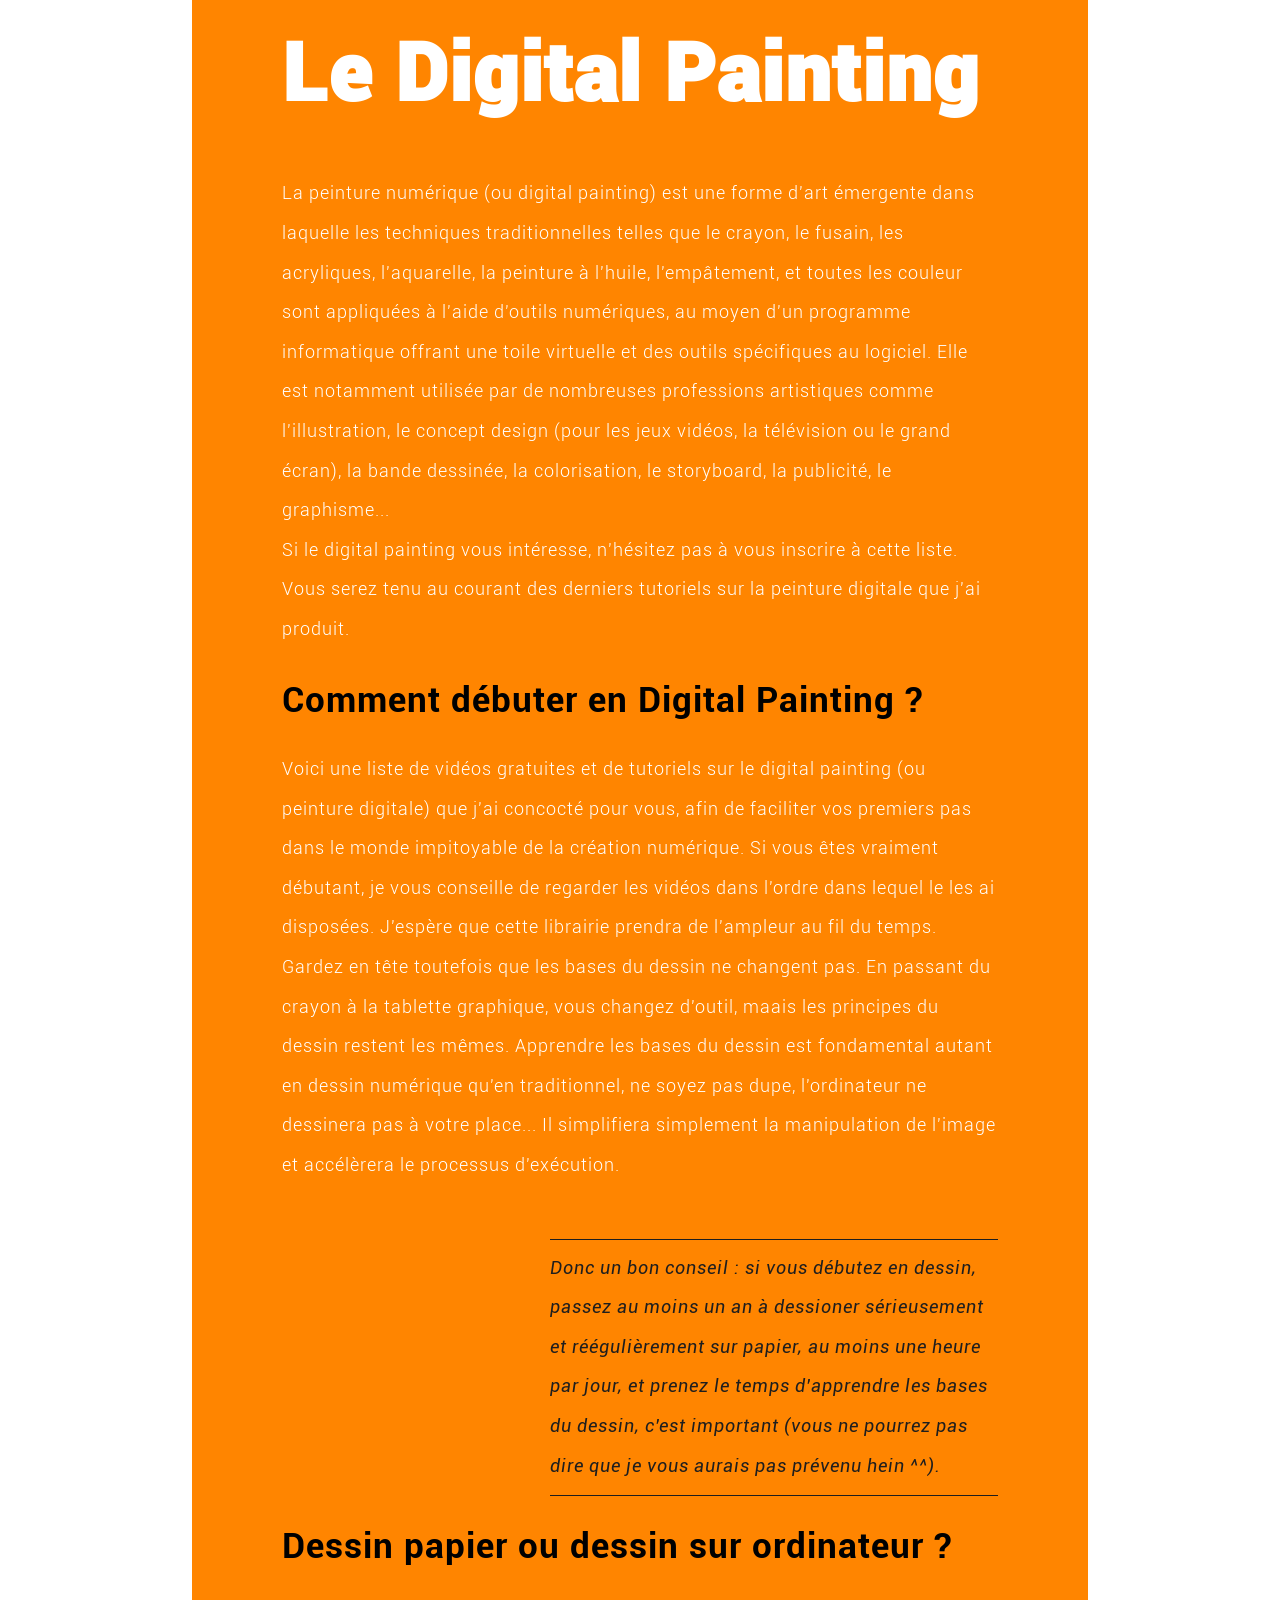
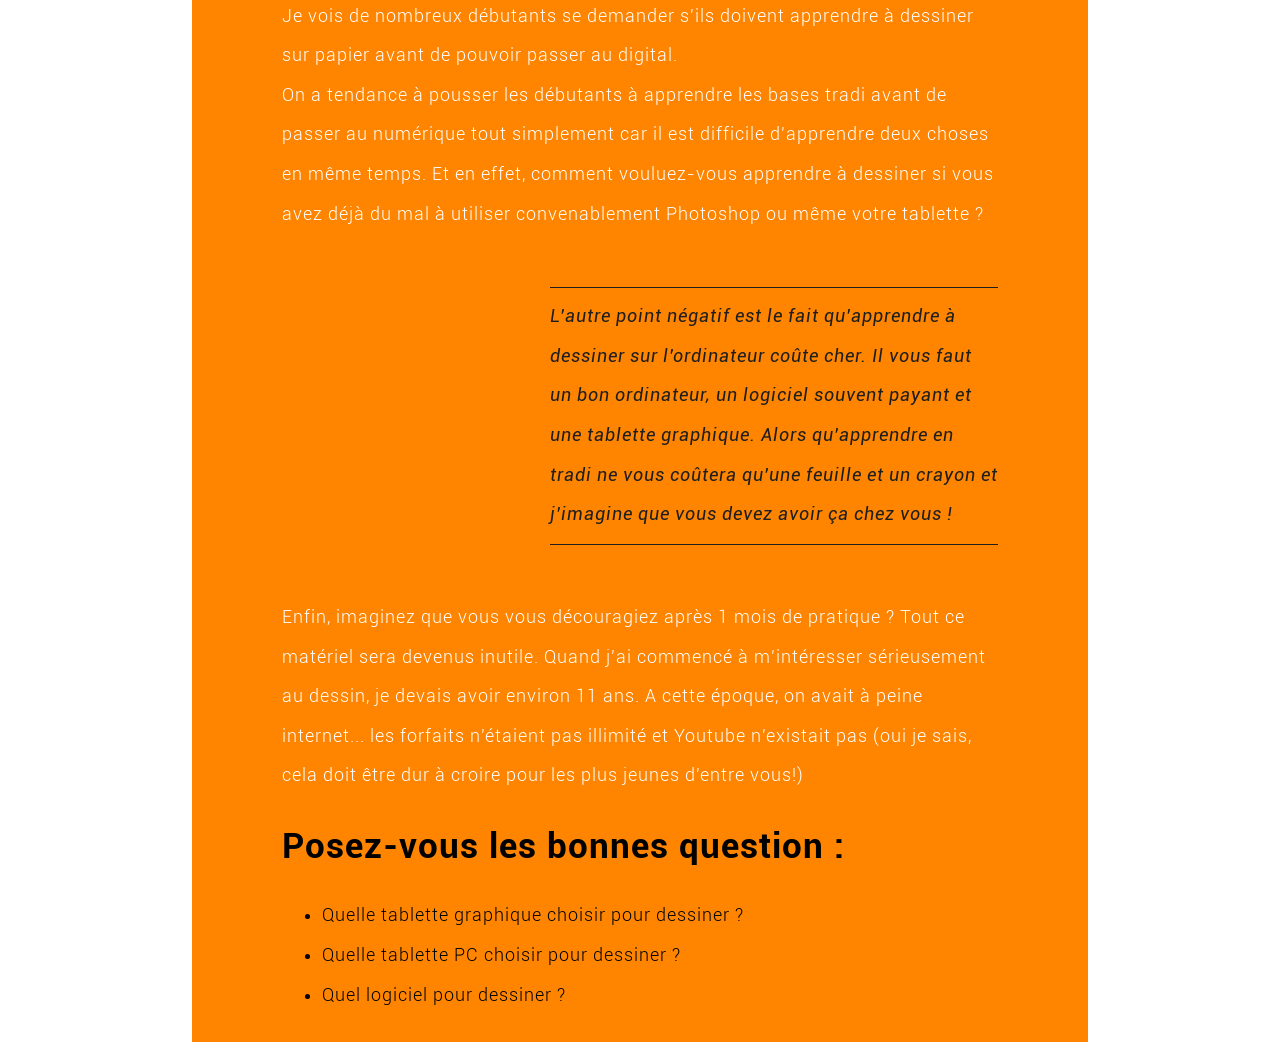
<file: DigitalPainting/index.html>
<!DOCTYPE html>
<html lang="fr">
    
    <head>
        <meta charset="utf-8" />
        <meta http-equiv="X-UA-Compatible" content="IE=edge">
        <meta name="viewport" content="width=device-width, initial-scale=1.0">
        <link rel="stylesheet" href="Style.css" />
        <title>Digital painting</title>
    </head>

    <body>

        <div id="body-main">
        
        <h1>Le Digital Painting</h1>

        <p>La peinture numérique (ou digital painting) est une forme d'art émergente dans laquelle les techniques traditionnelles
        telles que le crayon, le fusain, les acryliques, l'aquarelle, la peinture à l'huile, l'empâtement, et toutes les couleur
        sont appliquées à l'aide d'outils numériques, au moyen d'un programme informatique offrant une toile virtuelle et des
        outils spécifiques au logiciel. Elle est notamment utilisée par de nombreuses professions artistiques comme
        l'illustration, le concept design (pour les jeux vidéos, la télévision ou le grand écran), la bande dessinée, la
        colorisation, le storyboard, la publicité, le graphisme...<br />
        Si le digital painting vous intéresse, n'hésitez pas à vous inscrire à cette liste. Vous serez tenu au courant des
        derniers tutoriels sur la peinture digitale que j'ai produit.</p>

        <h2>Comment débuter en Digital Painting ?</h2>

        <p>Voici une liste de vidéos gratuites et de tutoriels sur le digital painting (ou peinture digitale) que j'ai concocté pour
        vous, afin de faciliter vos premiers pas dans le monde impitoyable de la création numérique. Si vous êtes vraiment
        débutant, je vous conseille de regarder les vidéos dans l'ordre dans lequel le les ai disposées. J'espère que cette
        librairie prendra de l'ampleur au fil du temps. Gardez en tête toutefois que les bases du dessin ne changent pas. En
        passant du crayon à la tablette graphique, vous changez d'outil, maais les principes du dessin restent les mêmes.
        Apprendre les bases du dessin est fondamental autant en dessin numérique qu'en traditionnel, ne soyez pas dupe,
        l'ordinateur ne dessinera pas à votre place... Il simplifiera simplement la manipulation de l'image et accélèrera le
        processus d'exécution.</p><br />

        <p class="italic">Donc un bon conseil : si vous débutez en dessin, passez au moins un an à dessioner
        sérieusement et réégulièrement sur papier, au moins une heure par jour, et prenez le
        temps d'apprendre les bases du dessin, c'est important (vous ne pourrez pas dire que je
        vous aurais pas prévenu hein ^^).</p>
        
        <h2>Dessin papier ou dessin sur ordinateur ?</h2>

        <p>Je vois de nombreux débutants se demander s'ils doivent apprendre à dessiner sur papier avant de pouvoir passer
        au digital.<br />
        On a tendance à pousser les débutants à apprendre les bases tradi avant de passer au numérique tout
        simplement car il est difficile d'apprendre deux choses en même temps. Et en effet, comment vouluez-vous apprendre
        à dessiner si vous avez déjà du mal à utiliser convenablement Photoshop ou même votre tablette ?</p><br />

        <p class="italic">L'autre point négatif est le fait qu'apprendre à dessiner sur l'ordinateur coûte cher. Il vous
        faut un bon ordinateur, un logiciel souvent payant et une tablette graphique. Alors
        qu'apprendre en tradi ne vous coûtera qu'une feuille et un crayon et j'imagine que vous
        devez avoir ça chez vous !</p><br />

        <p>Enfin, imaginez que vous vous découragiez après 1 mois de pratique ? Tout ce matériel sera devenus inutile.
        Quand j'ai commencé à m'intéresser sérieusement au dessin, je devais avoir environ 11 ans. A cette époque, on
        avait à peine internet... les forfaits n'étaient pas illimité et Youtube n'existait pas (oui je sais, cela doit être dur à croire
        pour les plus jeunes d'entre vous!)</p>

        <h2>Posez-vous les bonnes question :</h2>

        <ul>
            <li>Quelle tablette graphique choisir pour dessiner ?</li>
            <li>Quelle tablette PC choisir pour dessiner ?</li>
            <li>Quel logiciel pour dessiner ?</li>
        </ul>

        </div>

    </body>

</html>
</file>
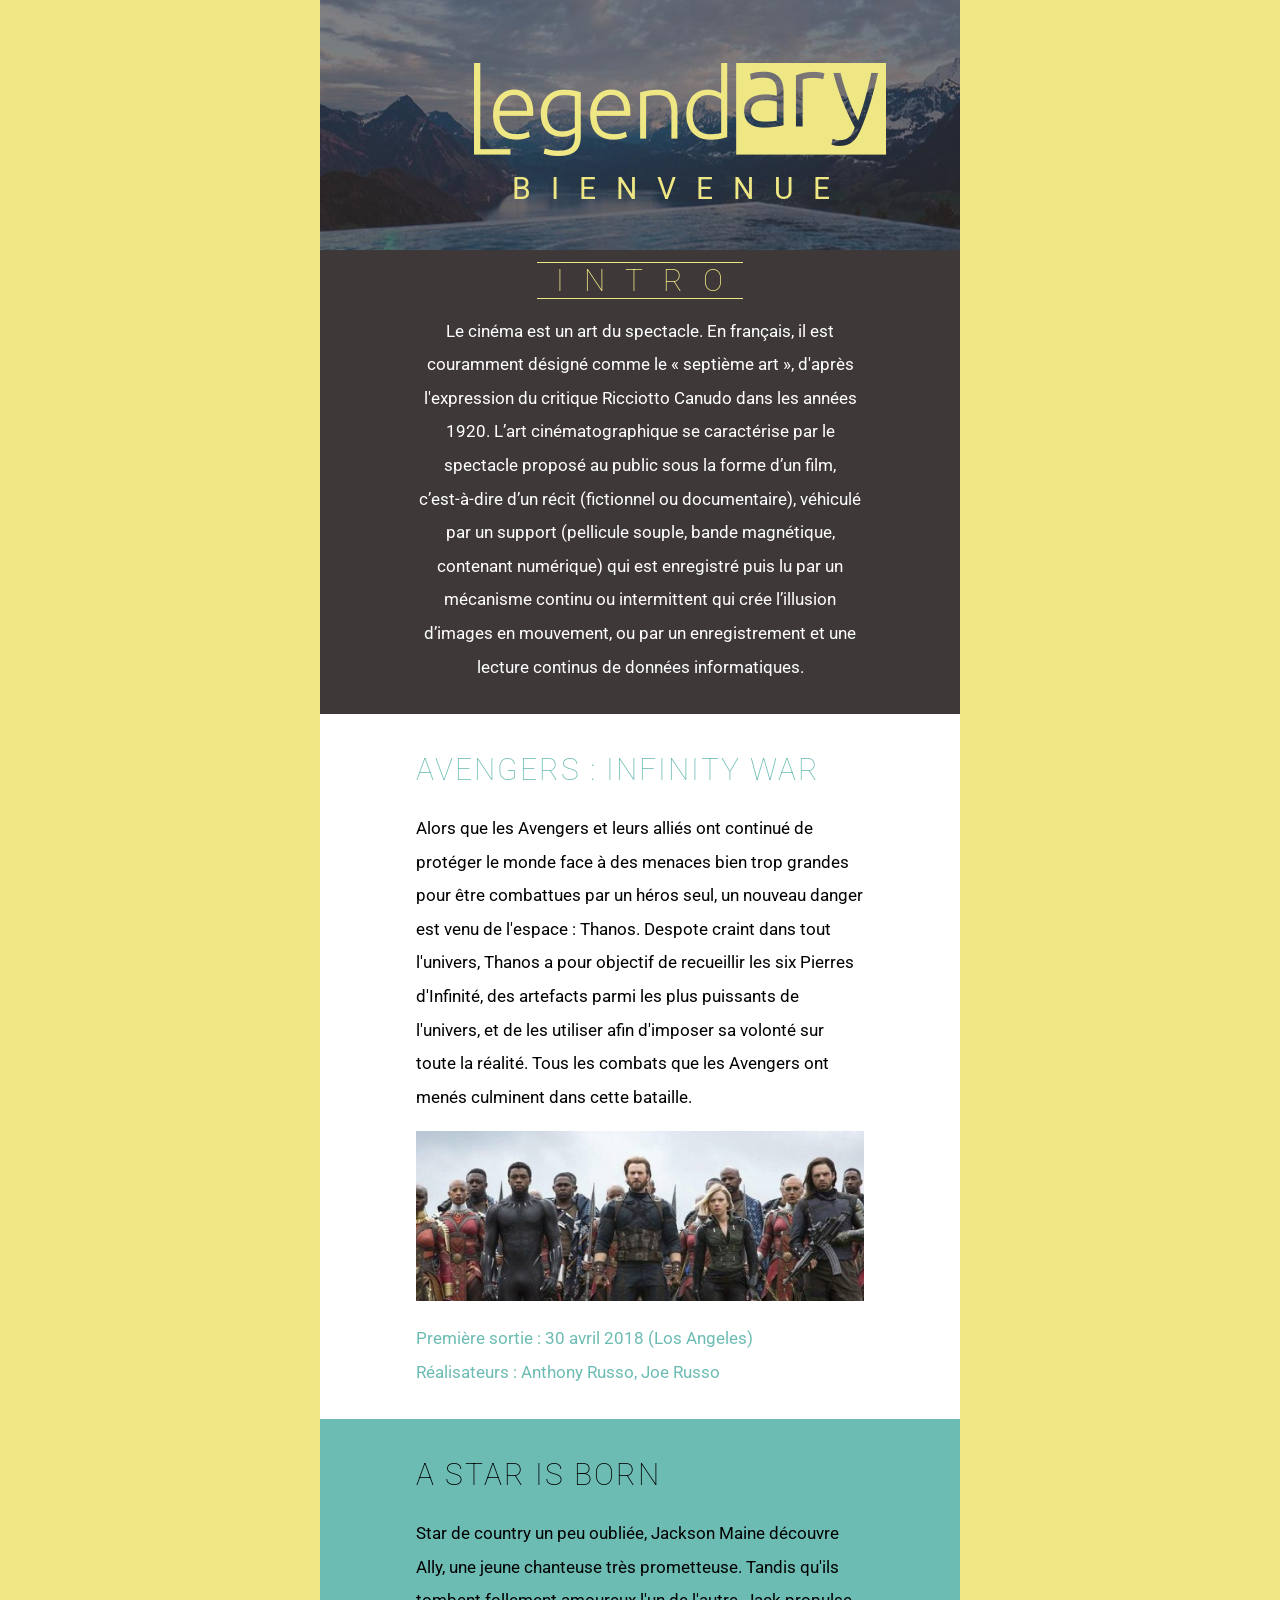
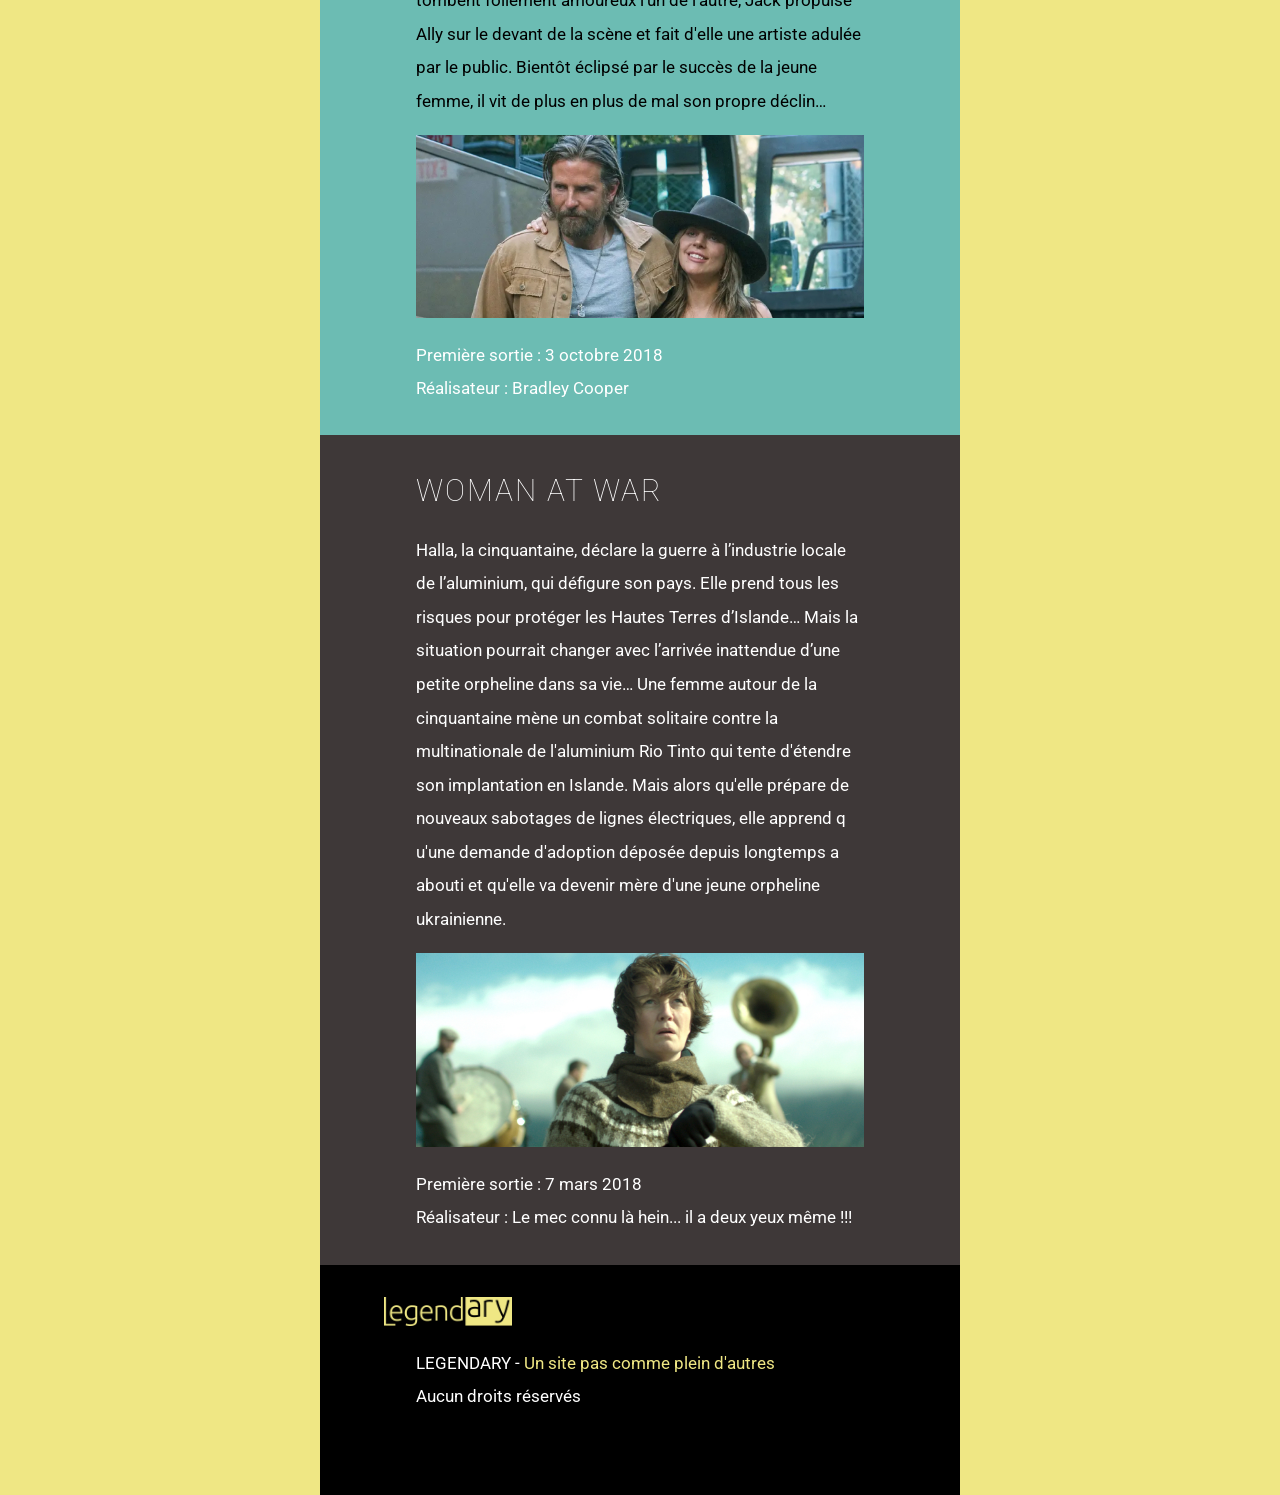
<file: Legendary/index.html>
<!DOCTYPE html>

<head>
    
    <meta charset="utf-8" />
    <meta http-equiv="X-UA-Compatible" content="IE=edge">
    <meta name="viewport" content="width=device-width, initial-scale=1.0">
    <link rel="stylesheet" href="style.css">
    <link href="https://fonts.googleapis.com/css2?family=Roboto&display=swap" rel="stylesheet">

    <title>Legendary</title>

</head>

<body>

    <header>
        <div class="parent"><img id="header" src="img/header1.jpg" alt="rivière et montagne"></div>

        <div class="child1"><img src="img/logoheader1.png" alt="logo legendary"></div>

        <div class="child2">Bienvenue</div>

        <div class="child1 child2"></div>

        <div class="grey">

            <div id="centre">

                <h1>Intro</h1>
    
                <p>Le cinéma est un art du spectacle. En français, il est couramment désigné comme le « 
                septième art », d'après l'expression du critique Ricciotto Canudo dans les années 1920. 
                L’art cinématographique se caractérise par le spectacle proposé au public sous la forme 
                d’un film, c’est-à-dire d’un récit (fictionnel ou documentaire), véhiculé par un support 
                (pellicule souple, bande magnétique, contenant numérique) qui est enregistré puis lu par 
                un mécanisme continu ou intermittent qui crée l’illusion d’images en mouvement, ou par 
                un enregistrement et une lecture continus de données informatiques.
                </p>
            </div>
    </header>
        
    </div>

    <div class="white">
        
        <h2 class="bleu">Avengers : Infinity war</h2>

        <p class="noir">Alors que les Avengers et leurs alliés ont continué de protéger le monde face à des 
            menaces bien trop grandes pour être combattues par un héros seul, un nouveau danger 
            est venu de l'espace : Thanos. Despote craint dans tout l'univers, Thanos a pour objectif 
            de recueillir les six Pierres d'Infinité, des artefacts parmi les plus puissants de l'univers, 
            et de les utiliser afin d'imposer sa volonté sur toute la réalité. Tous les combats que les 
            Avengers ont menés culminent dans cette bataille.
        </p>

        <a href="img/avengers.jpg" target="_blank"> <img id="avenger" src="img/avengers1.jpg" alt="avengers" title="avengers"></a>

        <p class="bleu">Première sortie : 30 avril 2018 (Los Angeles)<br>
            Réalisateurs : Anthony Russo, Joe Russo
        </p>

    </div>

    <div class="blue">
        
        <h2 class="noir">A Star is born</h2>

        <p class="noir">Star de country un peu oubliée, Jackson Maine découvre Ally, une jeune chanteuse très 
            prometteuse. Tandis qu'ils tombent follement amoureux l'un de l'autre, Jack propulse 
            Ally sur le devant de la scène et fait d'elle une artiste adulée par le public. Bientôt 
            éclipsé par le succès de la jeune femme, il vit de plus en plus de mal son propre déclin…
        </p>

        <a href="img/star.jpg" target="_blank"> <img id="star" src="img/star1.jpg" alt="Bradley Cooper et Lady Gaga dans a Star is born"></a>

        <p>Première sortie : 3 octobre 2018<br>
            Réalisateur : Bradley Cooper
        </p>

    </div>

    <div class="grey">

        <h2>Woman at war</h2>

        <p>Halla, la cinquantaine, déclare la guerre à l’industrie locale de l’aluminium, qui défigure 
            son pays. Elle prend tous les risques pour protéger les Hautes Terres d’Islande… Mais la 
            situation pourrait changer avec l’arrivée inattendue d’une petite orpheline dans sa vie… 
            Une femme autour de la cinquantaine mène un combat solitaire contre la 
            multinationale de l'aluminium Rio Tinto qui tente d'étendre son implantation en Islande. 
            Mais alors qu'elle prépare de nouveaux sabotages de lignes électriques, elle apprend q
            u'une demande d'adoption déposée depuis longtemps a abouti et qu'elle va devenir 
            mère d'une jeune orpheline ukrainienne.
        </p>

        <a href="img/woman.jpg" target="_blank"> <img id="woman" src="img/woman1.jpg" alt="Extrait du film Woman at war"></a>

        <p>Première sortie : 7 mars 2018<br>
            Réalisateur : Le mec connu là hein... il a deux yeux même !!!
        </p>

    </div>

    <div class="dark">

        <img class="logo" src="img/logofooter1.png" alt="logo legendary">

        <p><span class="caps">Legendary</span> - <span>Un site pas comme plein d'autres</span><br>
        Aucun droits réservés</p>

    </div>
   
</body>
</file>
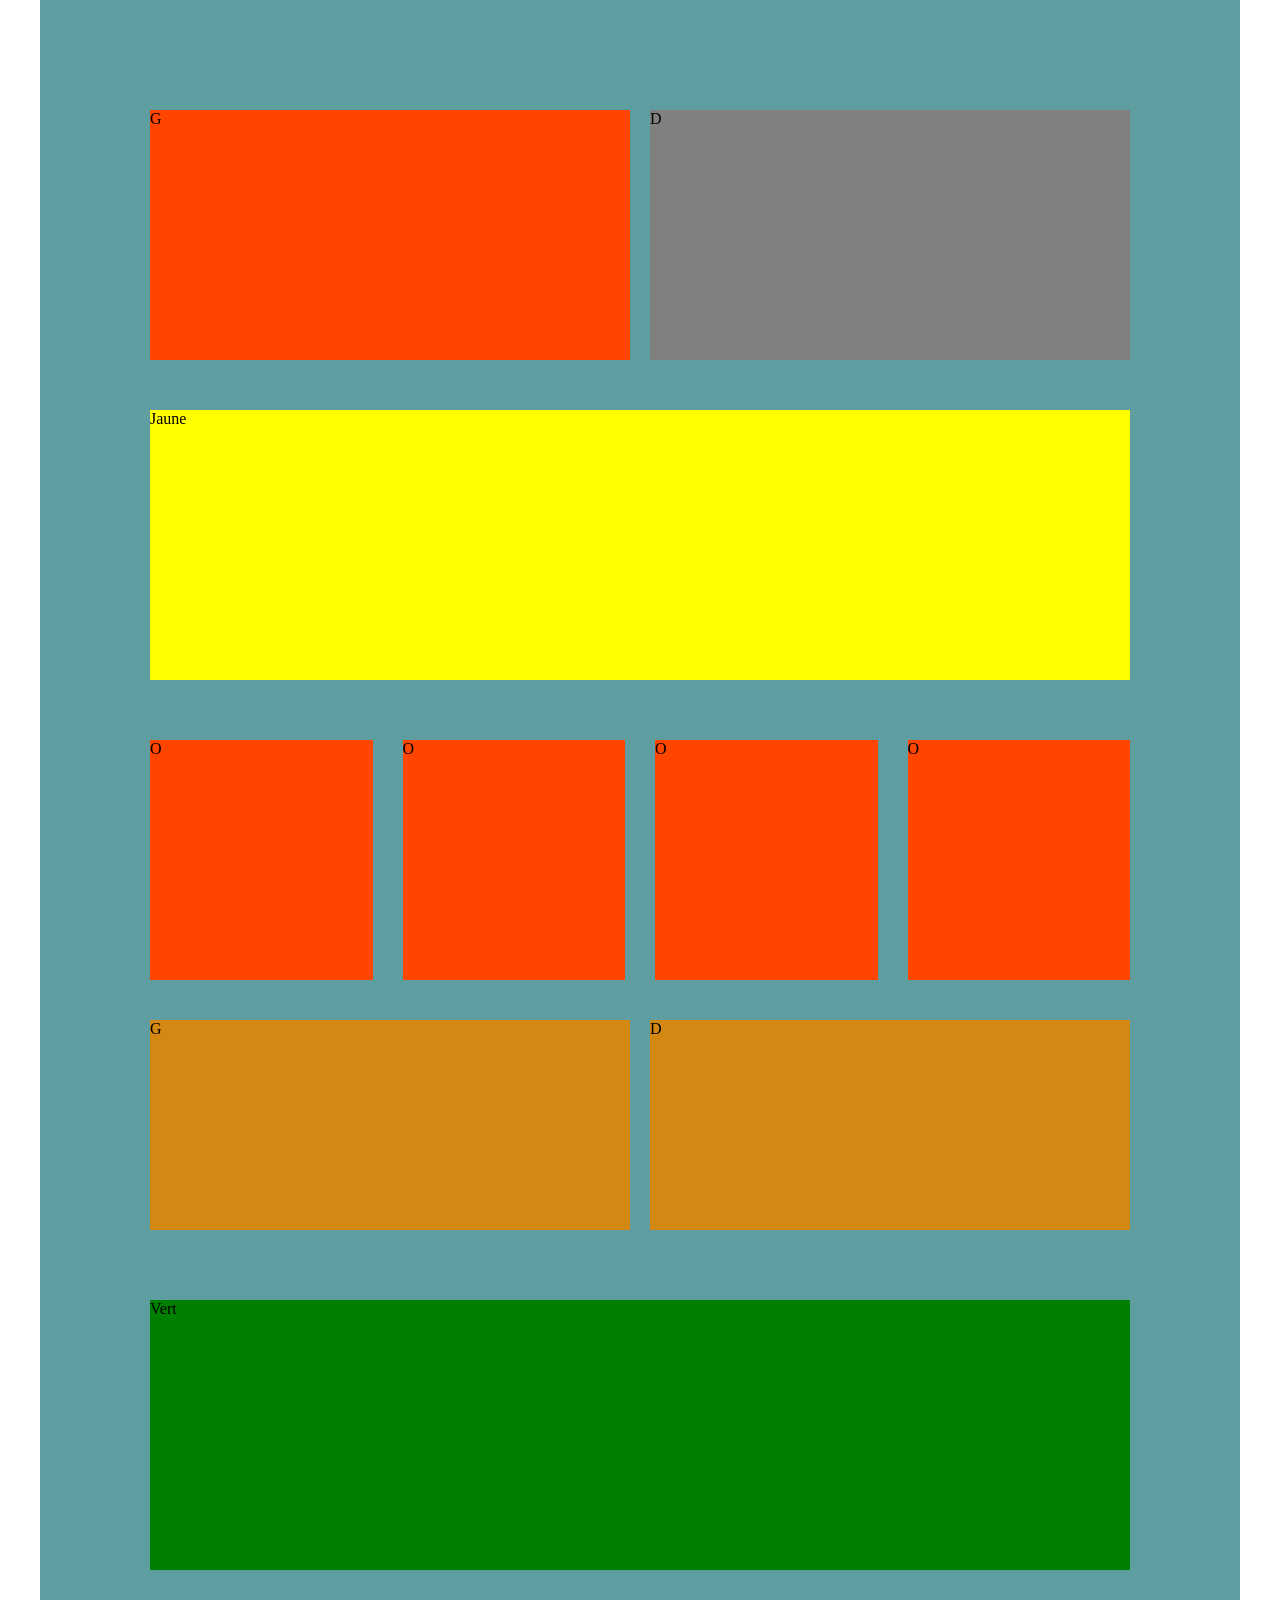
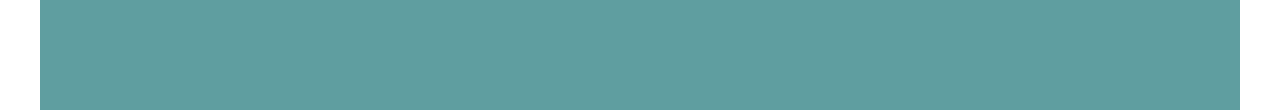
<file: LESS/index.html>
<!DOCTYPE html>
<html lang="fr">
<head>
    <meta charset="UTF-8">
    <meta http-equiv="X-UA-Compatible" content="IE=edge">
    <meta name="viewport" content="width=device-width, initial-scale=1.0">
    <link rel="stylesheet" href="style.css">
    <title>Exercice2</title>
</head>
<body>
    <main>
        <div class="container1">
            <div>G</div>
            <div>D</div>
        </div>
        <div class="jaune">Jaune</div>
        <div class="container2">
            <div>O</div>
            <div>O</div>
            <div>O</div>
            <div>O</div>
        </div>
        <div class="container3">
            <div>G</div>
            <div>D</div>
        </div>
        <div class="vert">Vert</div>
    </main>
</body>
</html>
</file>
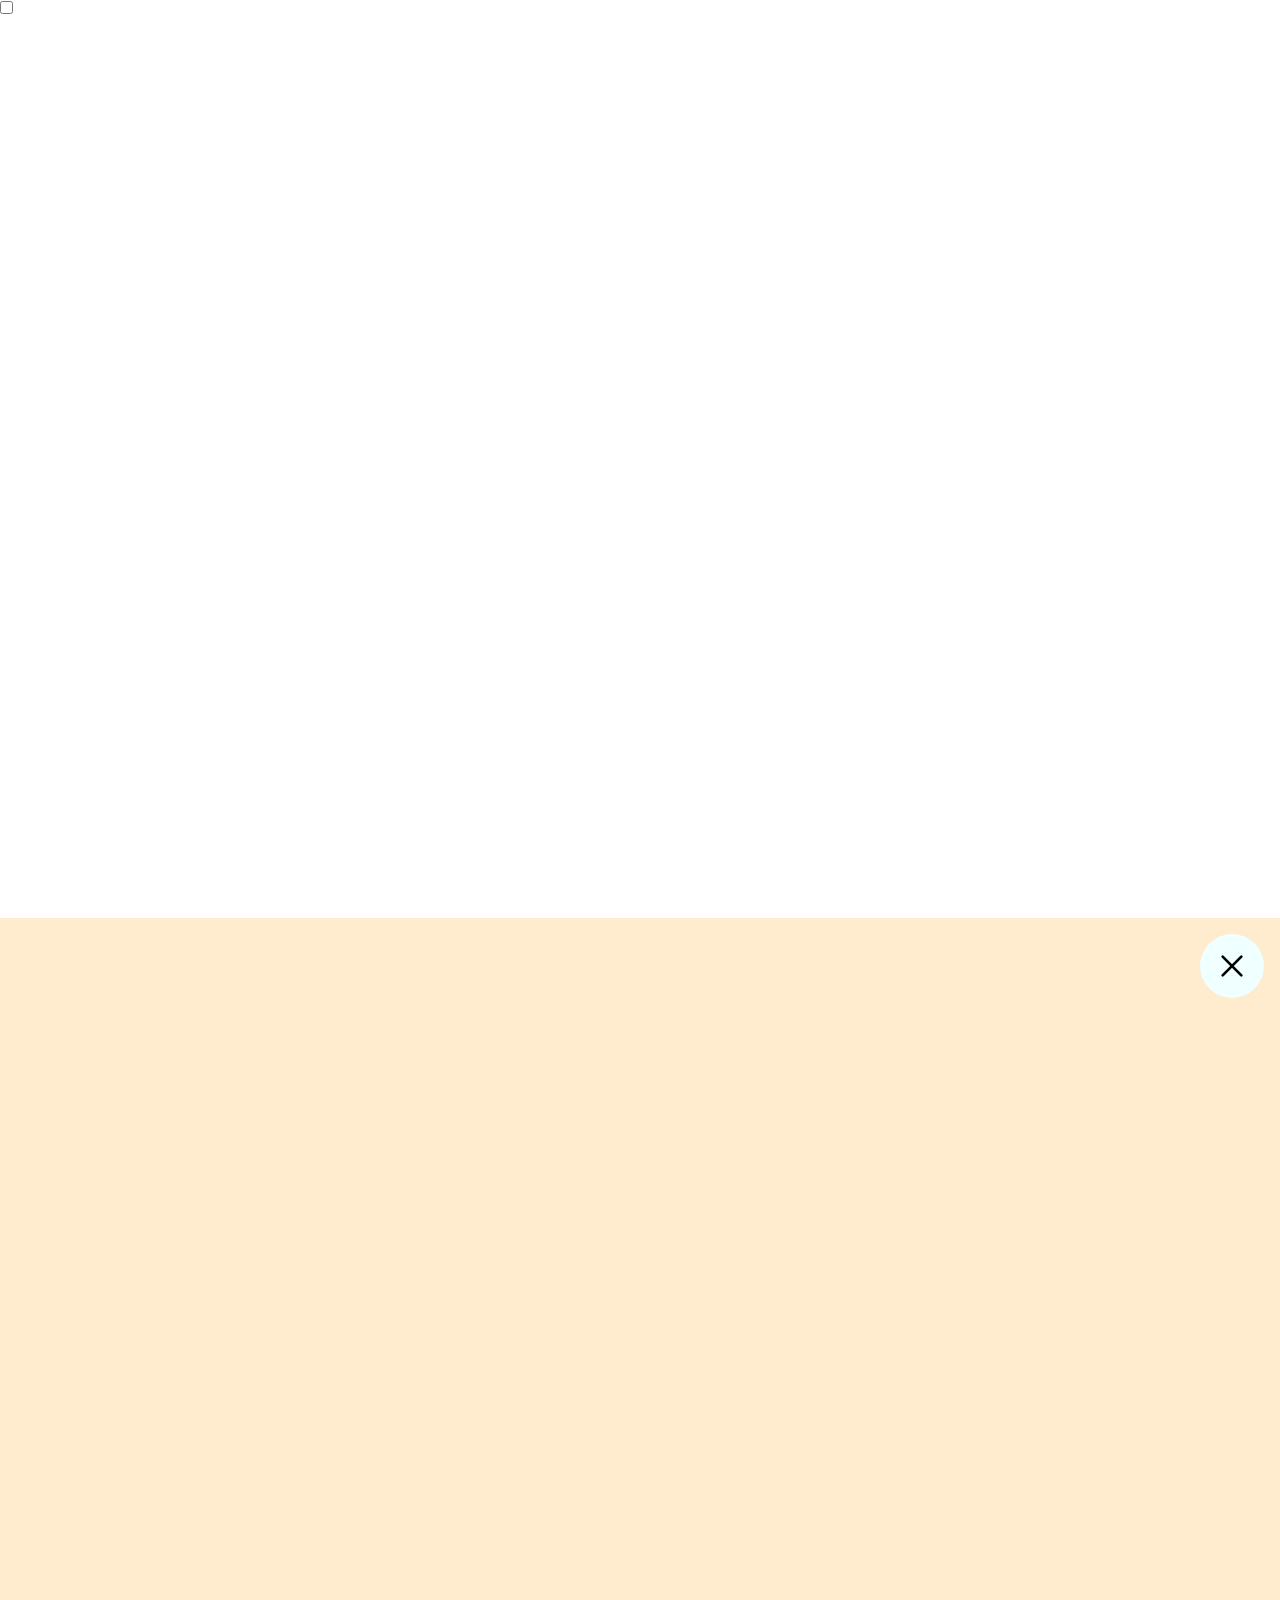
<file: menuBurger/index.html>
<!DOCTYPE html>
<html lang="en">

<head>
    <meta charset="UTF-8">
    <meta name="viewport" content="width=device-width, initial-scale=1.0">
    <link rel="stylesheet" href="style.css">
    <title>Menu Burger</title>
</head>

<body>
    <input type="checkbox" id="menu-toggle" class="menu-toggle">
    <div class="container">
        <div class="circle-container">
            <label for="menu-toggle" class="circle">
                <svg width="2rem" height="2rem" viewBox="0 0 24 24" fill="none" xmlns="http://www.w3.org/2000/svg">
                    <path d="M20 7L4 7" stroke="#1C274C" stroke-width="1.5" stroke-linecap="round" />
                    <path d="M20 12L4 12" stroke="#1C274C" stroke-width="1.5" stroke-linecap="round" />
                    <path d="M20 17L4 17" stroke="#1C274C" stroke-width="1.5" stroke-linecap="round" />
                </svg>
            </label>
        </div>
    </div>
    <div class="container">
        <div class="circle-container">
            <label for="menu-toggle" class="circle">
                <svg width="2rem" height="2rem" viewBox="0 0 24 24" fill="none" xmlns="http://www.w3.org/2000/svg">
                    <path d="M5 5L19 19M5 19L19 5" stroke="#000000" stroke-width="2" stroke-linecap="round"
                        stroke-linejoin="round" />
                </svg>
            </label>
        </div>
    </div>
</body>

</html>
</file>
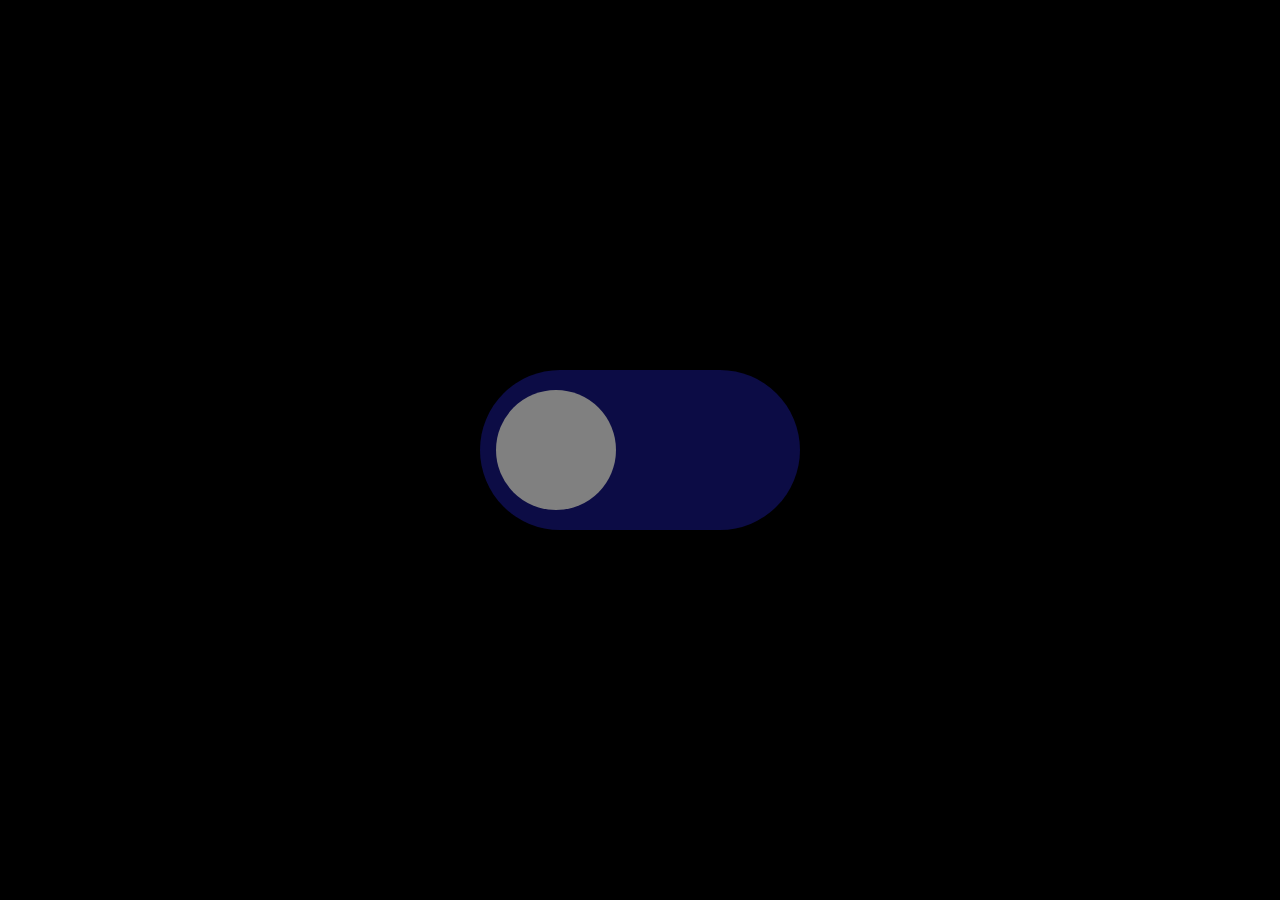
<file: toggleSwitch/index.html>
<!DOCTYPE html>
<html lang="en">

<head>

    <meta charset="UTF-8">
    <meta name="viewport" content="width=device-width, initial-scale=1.0">
    <link rel="stylesheet" href="style.css">
    <title>Toggle Switch</title>

</head>

<body>
    <main>
        <label for="toggle" class="switch">
            <input type="checkbox" name="toggle" id="toggle">
            <span></span>
        </label>
    </main>
</body>

</html>
</file>
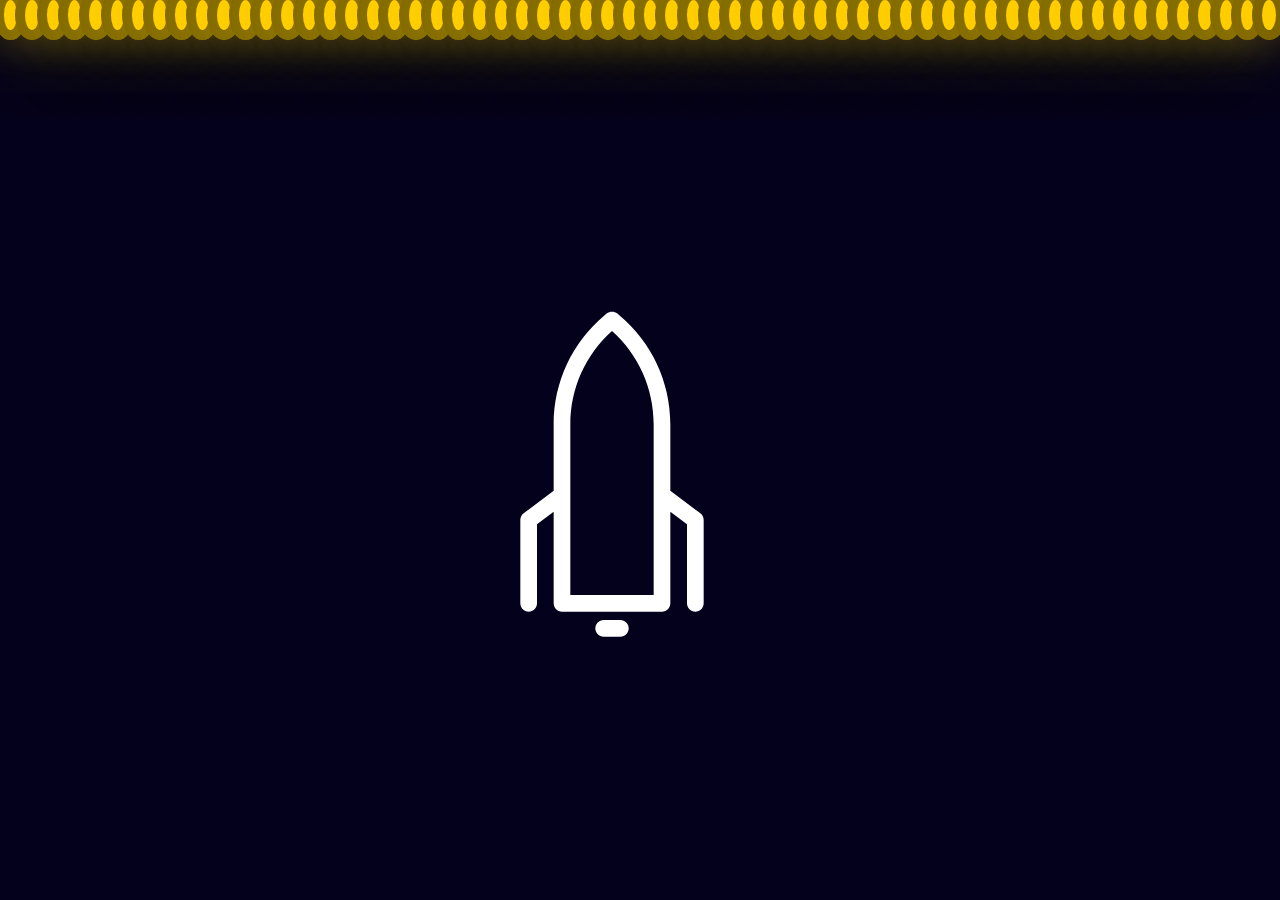
<file: animatedSVG/rocket/index.html>
<!DOCTYPE html>
<html lang="en">

<head>
        <meta charset="UTF-8">
        <meta name="viewport" content="width=device-width, initial-scale=1.0">
        <title>Animated SVG</title>
        <link rel="stylesheet" href="style.css">
</head>

<body>
        <main>
                <svg class="rocket" width="400px" height="400px" viewBox="0 0 24 24" xmlns="http://www.w3.org/2000/svg">
                        <path fill-rule="evenodd" clip-rule="evenodd"
                                d="M11 21.5C11 21.2239 11.2239 21 11.5 21H12.5C12.7762 21 13 21.2239 13 21.5C13 21.7761 12.7762 22 12.5 22H11.5C11.2239 22 11 21.7761 11 21.5Z" />
                        <path fill-rule="evenodd" clip-rule="evenodd"
                                d="M11.6799 2.61589C11.8654 2.46137 12.1347 2.46137 12.3201 2.61589L12.4416 2.71712C14.3795 4.33207 15.5 6.72437 15.5 9.247V13.25L17.3001 14.6C17.426 14.6945 17.5001 14.8427 17.5001 15V20C17.5001 20.2762 17.2762 20.5 17.0001 20.5C16.7239 20.5 16.5001 20.2762 16.5001 20V15.25L15.5 14.5V20C15.5 20.2761 15.2762 20.5 15 20.5H9.00003C8.72389 20.5 8.50003 20.2761 8.50003 20V14.5L7.5 15.25V20C7.5 20.2762 7.27614 20.5 7 20.5C6.72386 20.5 6.5 20.2762 6.5 20V15C6.5 14.8427 6.5741 14.6945 6.7 14.6L8.50003 13.25V9.247C8.50003 6.72437 9.62052 4.33207 11.5585 2.71712L11.6799 2.61589ZM9.50003 19.5H14.5V9.247C14.5 7.10879 13.5877 5.0767 12 3.65682C10.4124 5.0767 9.50003 7.10879 9.50003 9.247V19.5Z" />
                </svg>
                <div class="star">
                        <span style="--i:11;"></span>
                        <span style="--i:12;"></span>
                        <span style="--i:10;"></span>
                        <span style="--i:24;"></span>
                        <span style="--i:14;"></span>
                        <span style="--i:23;"></span>
                        <span style="--i:16;"></span>
                        <span style="--i:18;"></span>
                        <span style="--i:20;"></span>
                        <span style="--i:19;"></span>
                        <span style="--i:25;"></span>
                        <span style="--i:22;"></span>
                        <span style="--i:15;"></span>
                        <span style="--i:13;"></span>
                        <span style="--i:26;"></span>
                        <span style="--i:17;"></span>
                        <span style="--i:28;"></span>
                        <span style="--i:16;"></span>
                        <span style="--i:21;"></span>
                        <span style="--i:27;"></span>
                        <span style="--i:11;"></span>
                        <span style="--i:12;"></span>
                        <span style="--i:10;"></span>
                        <span style="--i:24;"></span>
                        <span style="--i:14;"></span>
                        <span style="--i:23;"></span>
                        <span style="--i:16;"></span>
                        <span style="--i:18;"></span>
                        <span style="--i:20;"></span>
                        <span style="--i:19;"></span>
                        <span style="--i:25;"></span>
                        <span style="--i:22;"></span>
                        <span style="--i:15;"></span>
                        <span style="--i:13;"></span>
                        <span style="--i:26;"></span>
                        <span style="--i:17;"></span>
                        <span style="--i:28;"></span>
                        <span style="--i:16;"></span>
                        <span style="--i:21;"></span>
                        <span style="--i:27;"></span>
                        <span style="--i:11;"></span>
                        <span style="--i:12;"></span>
                        <span style="--i:10;"></span>
                        <span style="--i:24;"></span>
                        <span style="--i:14;"></span>
                        <span style="--i:23;"></span>
                        <span style="--i:16;"></span>
                        <span style="--i:18;"></span>
                        <span style="--i:20;"></span>
                        <span style="--i:19;"></span>
                        <span style="--i:25;"></span>
                        <span style="--i:22;"></span>
                        <span style="--i:15;"></span>
                        <span style="--i:13;"></span>
                        <span style="--i:26;"></span>
                        <span style="--i:17;"></span>
                        <span style="--i:28;"></span>
                        <span style="--i:16;"></span>
                        <span style="--i:21;"></span>
                        <span style="--i:27;"></span>
                </div>
        </main>
</body>

</html>
</file>
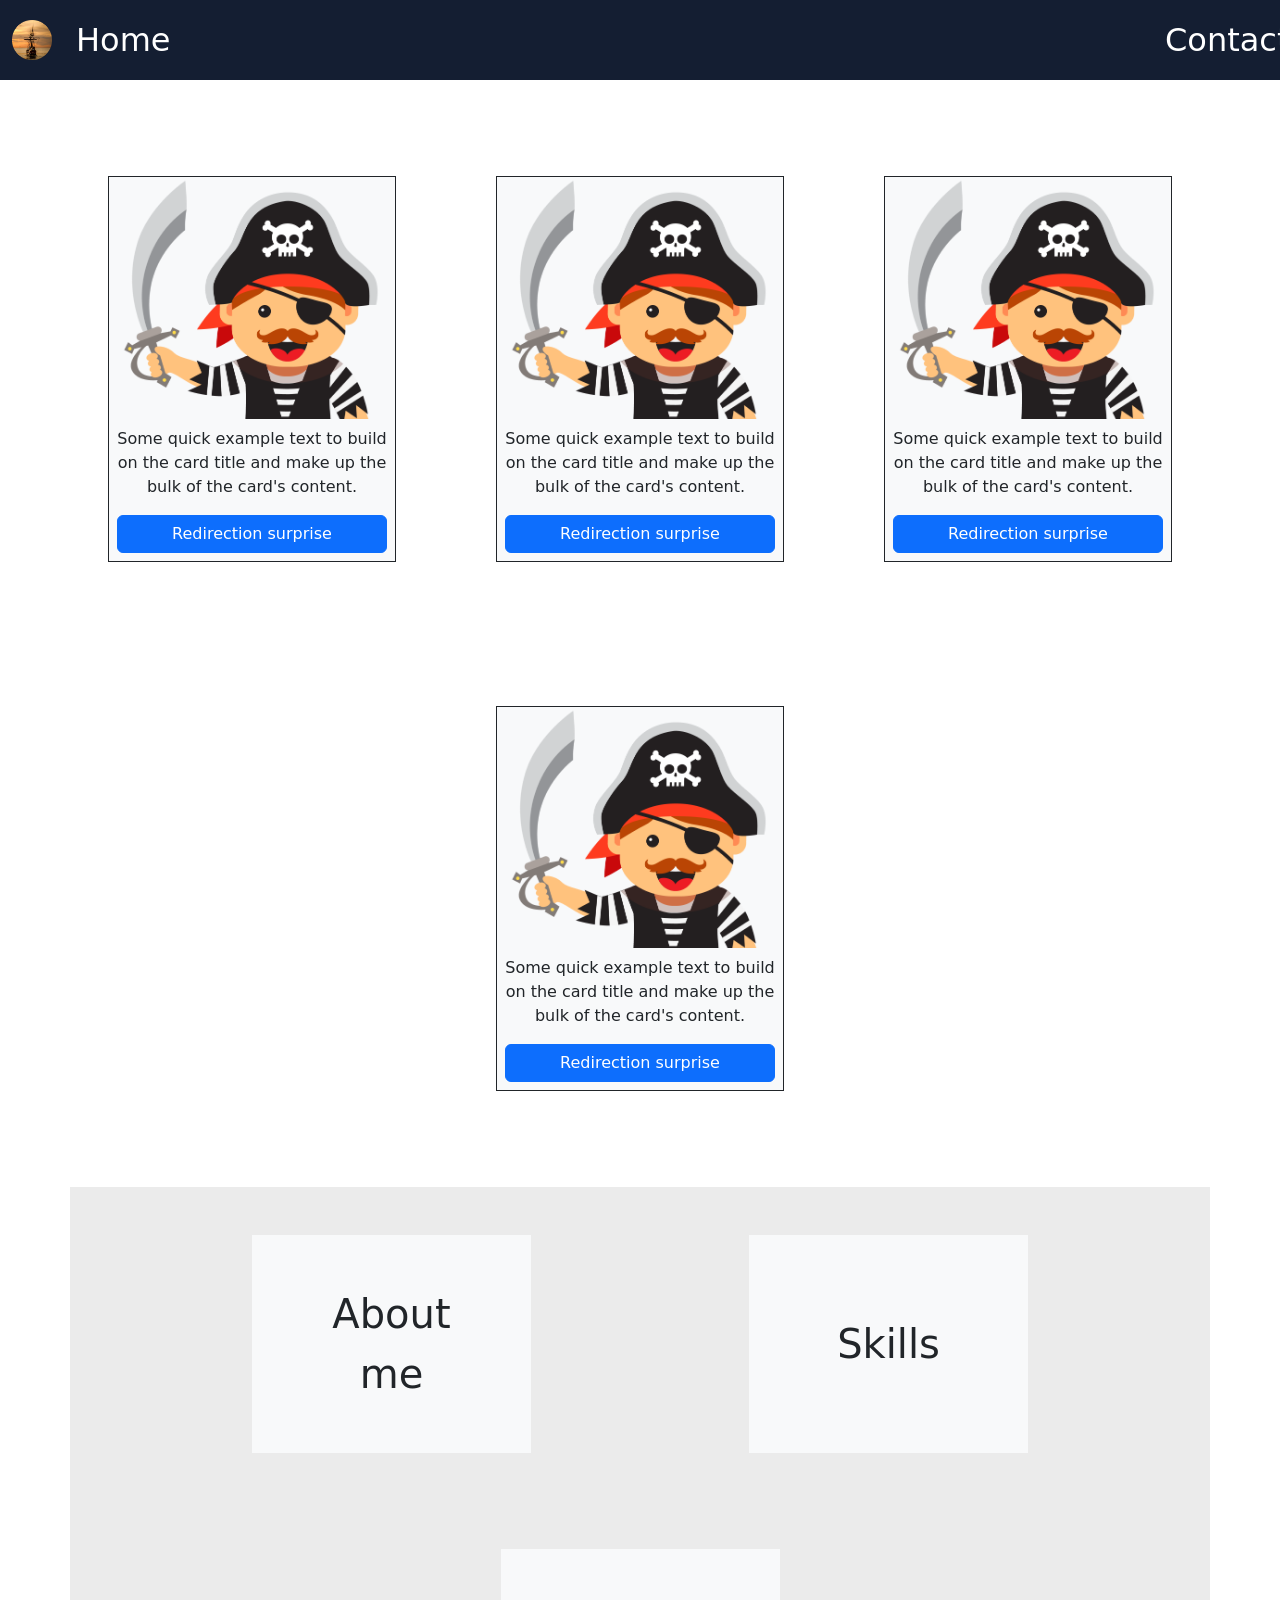
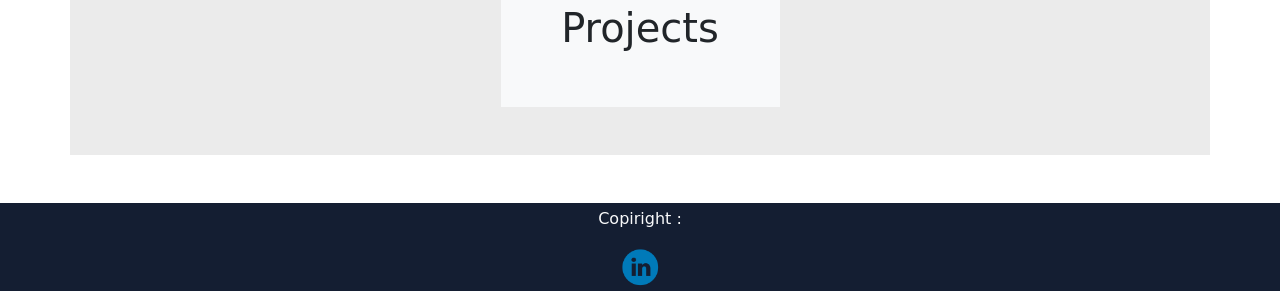
<file: BOOTSTRAP/Le Pirate/index.html>
<!DOCTYPE html>
<html lang="fr">

<head>
  <meta charset="UTF-8">
  <meta http-equiv="X-UA-Compatible" content="IE=edge">
  <meta name="viewport" content="width=device-width, initial-scale=1.0">
  <link rel="stylesheet" href="https://cdn.jsdelivr.net/npm/bootstrap@5.2.2/dist/css/bootstrap.min.css">
  <title>Ari le Pirate</title>
</head>

<body>

  <header>

    <nav class="navbar navbar-expand-md navbar-dark fs-2 mb-5" style="background-color: #141e32">
      <div class="container-fluid">
        <a class="navbar-brand" href="img/LogoPirate.png"><img src="img/LogoPirate.png" alt="Logo pirate" width="40" height="40"></a>
        <button class="navbar-toggler" type="button" data-bs-toggle="collapse" data-bs-target="#navbarSupportedContent" aria-controls="navbarSupportedContent" aria-expanded="false" aria-label="Toggle navigation">
          <span class="navbar-toggler-icon"></span>
        </button>
        <div class="collapse navbar-collapse" id="navbarSupportedContent">
          <ul class="container-fluid navbar-nav d-flex justify-content-lg-between justify-content-md-center">
            <li class="nav-item col-lg-1 col-md-2">
              <a class="nav-link active" aria-current="page" href="#">Home</a>
            </li>
            <li class="nav-item col-lg-1 col-md-2">
              <a class="nav-link active" href="#">Contact</a>
            </li>
          </ul>
        </div>
      </div>
    </nav>

  </header>


  <section class="container d-flex row mx-auto mx-auto my-5 gap-5">

    <div class="card rounded-0 bg-light border-dark mx-auto my-lg-5 my-lg-5 col-sm-12 col-md-4 col-lg-2" style="width: 18rem;">
      <img src="img/pirate.png" class="card-img" alt="Ari le Pirate">
      <div class="card-img-overlay d-flex flex-column justify-content-end p-0">
        <div class="bg-light m-0 p-2 d-flex flex-column justify-content-center">
          <p class="card-text text-center">Some quick example text to build on the card title and make up the bulk of the card's
          content.</p>
          <a href="https://getbootstrap.com" class="btn btn-primary">Redirection surprise</a>
        </div>
      </div>
    </div>

    <div class="card rounded-0 bg-light border-dark mx-auto my-lg-5 col-sm-12 col-md-4 col-lg-2" style="width: 18rem;">
      <img src="img/pirate.png" class="card-img" alt="Ari le Pirate">
      <div class="card-img-overlay d-flex flex-column justify-content-end p-0">
        <div class="bg-light m-0 p-2 d-flex flex-column justify-content-center">
          <p class="card-text text-center">Some quick example text to build on the card title and make up the bulk of the card's
          content.</p>
          <a href="https://getbootstrap.com" class="btn btn-primary">Redirection surprise</a>
        </div>
      </div>
    </div>

    <div class="card rounded-0 bg-light border-dark mx-auto my-lg-5 col-sm-12 col-md-4 col-lg-2" style="width: 18rem;">
      <img src="img/pirate.png" class="card-img" alt="Ari le Pirate">
      <div class="card-img-overlay d-flex flex-column justify-content-end p-0">
        <div class="bg-light m-0 p-2 d-flex flex-column justify-content-center">
          <p class="card-text text-center">Some quick example text to build on the card title and make up the bulk of the card's
          content.</p>
          <a href="https://getbootstrap.com" class="btn btn-primary">Redirection surprise</a>
        </div>
      </div>
    </div>

    <div class="card rounded-0 bg-light border-dark mx-auto my-lg-5 col-sm-12 col-md-4 col-lg-2" style="width: 18rem;">
      <img src="img/pirate.png" class="card-img" alt="Ari le Pirate">
      <div class="card-img-overlay d-flex flex-column justify-content-end p-0">
        <div class="bg-light m-0 p-2 d-flex flex-column justify-content-center">
          <p class="card-text text-center">Some quick example text to build on the card title and make up the bulk of the card's
          content.</p>
          <a href="https://getbootstrap.com" class="btn btn-primary">Redirection surprise</a>
        </div>
      </div>
    </div>

  </section>

  <section class="container d-flex row justify-content-evenly mx-auto my-5" style="background-color:#EBEBEB;">

    <button type="button" class="btn btn-light rounded-0 text-dark col-sm-12 col-md-3 fs-1 m-4 m-lg-5 p-md-3 p-lg-5">About me</button>
    <button type="button" class="btn btn-light rounded-0 text-dark col-sm-12 col-md-3 fs-1 m-4 m-lg-5 p-md-3 p-lg-5">Skills</button>
    <button type="button" class="btn btn-light rounded-0 text-dark col-sm-12 col-md-3 fs-1 m-4 m-lg-5 p-md-3 p-lg-5">Projects</button>

  </section>

  <footer class="container-fluid d-flex flex-column text-center mt-5 p-1" style="background-color: #141E32;">
    <p class="text-light">Copiright :</p>
    <a href="https://www.linkedin.com/feed/">
    <img src="img/Linkedin logo.png" alt="Logo Linkedin" width="40" height="40"></a>
  </footer>
 
  <script src="https://cdn.jsdelivr.net/npm/bootstrap@5.2.2/dist/js/bootstrap.bundle.min.js"></script>
  <script src="https://cdn.jsdelivr.net/npm/@popperjs/core@2.11.6/dist/umd/popper.min.js"
    integrity="sha384-oBqDVmMz9ATKxIep9tiCxS/Z9fNfEXiDAYTujMAeBAsjFuCZSmKbSSUnQlmh/jp3"
    crossorigin="anonymous"></script>
  <script src="https://cdn.jsdelivr.net/npm/bootstrap@5.2.2/dist/js/bootstrap.min.js"
    integrity="sha384-IDwe1+LCz02ROU9k972gdyvl+AESN10+x7tBKgc9I5HFtuNz0wWnPclzo6p9vxnk"
    crossorigin="anonymous"></script>
</body>

</html>
</file>
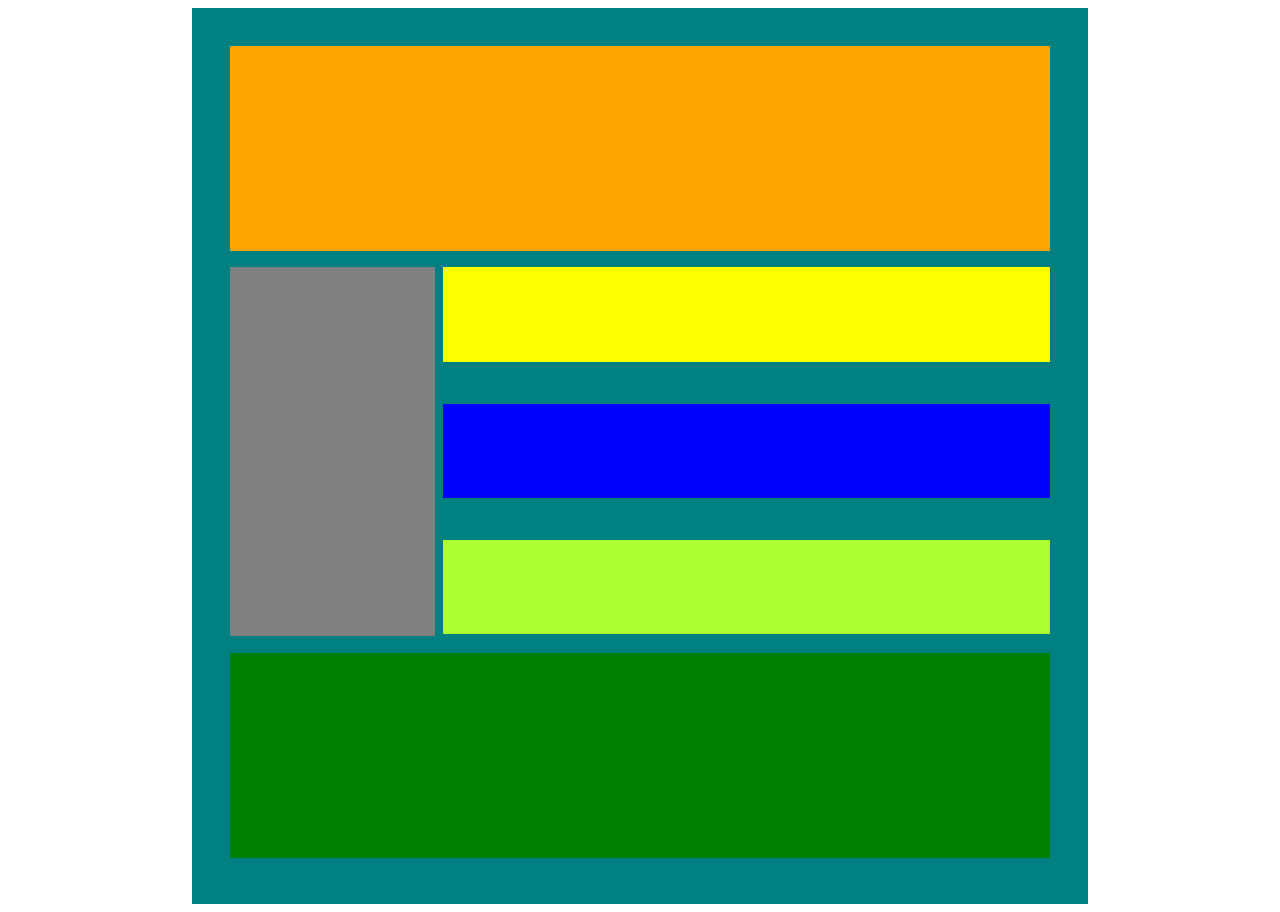
<file: flexbox/index2.html>
<!DOCTPYE html>

    <html>

    <head>

        <meta charset="utf-8" />
        <meta http-equiv="X-UA-Compatible" content="IE=edge">
        <meta name="viewport" content="width=device-width, initial-scale=1.0">
        <link rel="stylesheet" href="style2.css" />
        <title>Flexbox 2</title>

    </head>


    <body>

        <div class="container">

            <header></header>

            <nav></nav>

            <div class="container2">

                <section class="a"></section>
                <section class="b"></section>
                <section class="c"></section>

            </div>

            <footer></footer>

        </div>

    </body>

    </html>
</file>
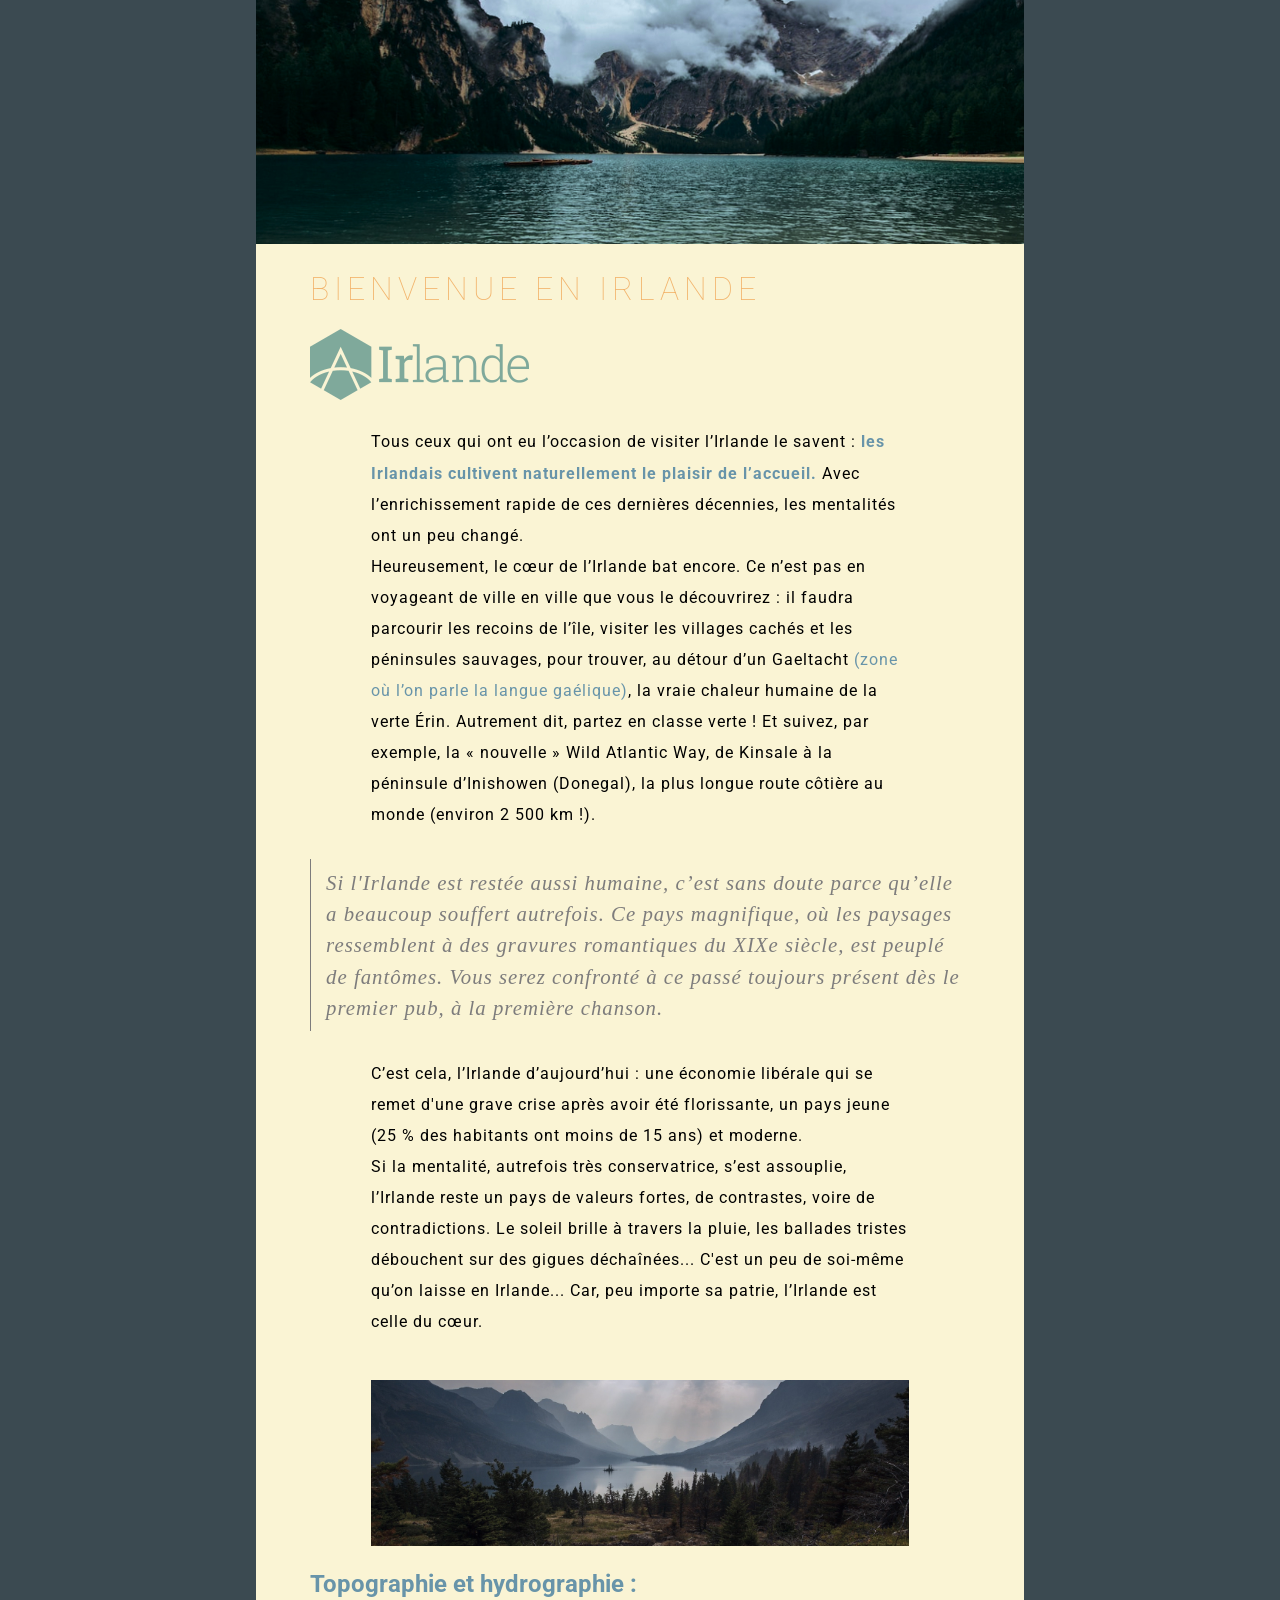
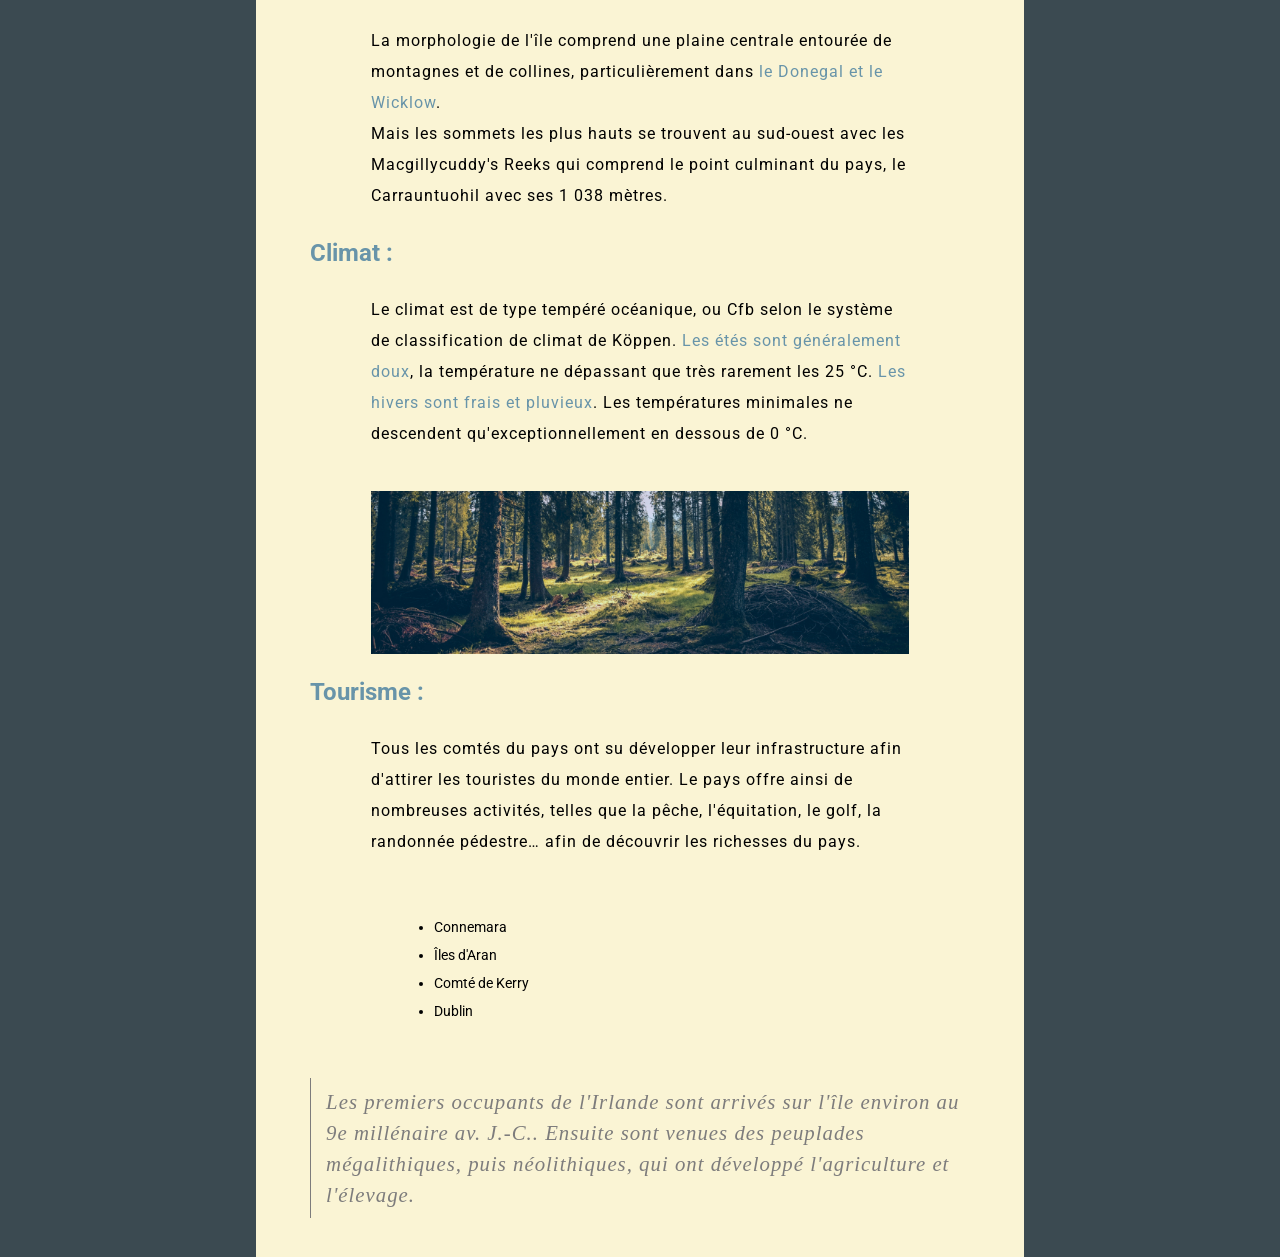
<file: Irlande/Irlande.html>
<!DOCTYPE html>

<head>
    
    <meta charset="utf-8" />
    <meta http-equiv="X-UA-Compatible" content="IE=edge">
    <meta name="viewport" content="width=device-width, initial-scale=1.0">
    <link rel="stylesheet" href="style.css">
    <link href="https://fonts.googleapis.com/css2?family=Roboto&display=swap" rel="stylesheet">
    
    <title>Irlande</title>

</head>

<body>
    <div id="main-body">

        <header><img id="header" src="Img/header1.jpg" alt="photo d'un fjord" title="Fjord d'Irelandes"></header>

        <h1>Bienvenue en Irlande</h1>

        <div class="logo"><img src="Img/LogoIrlande.png" alt="logo Irlande"></div>

        <p>Tous ceux qui ont eu l’occasion de visiter l’Irlande le savent :
        <strong>les Irlandais cultivent naturellement le plaisir de l’accueil.</strong>
        Avec l’enrichissement rapide de ces dernières décennies, les mentalités ont un peu 
        changé.<br>

        Heureusement, le cœur de l’Irlande bat encore. Ce n’est pas en voyageant de ville en 
        ville que vous le découvrirez : il faudra parcourir les recoins de l’île, visiter les villages 
        cachés et les péninsules sauvages, pour trouver, au détour d’un Gaeltacht <span>(zone où l’on 
        parle la langue gaélique)</span>, la vraie chaleur humaine de la verte Érin. Autrement dit, partez 
        en classe verte ! Et suivez, par exemple, la « nouvelle » Wild Atlantic Way, de Kinsale à la 
        péninsule d’Inishowen (Donegal), la plus longue route côtière au monde (environ 2 500 
        km !).</p>

        <p class="italic">Si l'Irlande est restée aussi humaine, c’est sans doute parce qu’elle a beaucoup 
        souffert autrefois. Ce pays magnifique, où les paysages ressemblent à des gravures 
        romantiques du XIXe siècle, est peuplé de fantômes. Vous serez confronté à ce passé 
        toujours présent dès le premier pub, à la première chanson.</p>

        <p>C’est cela, l’Irlande d’aujourd’hui : une économie libérale qui se remet d'une grave crise 
        après avoir été florissante, un pays jeune (25 % des habitants ont moins de 15 ans) et 
        moderne.<br>

        Si la mentalité, autrefois très conservatrice, s’est assouplie, l’Irlande reste un pays de 
        valeurs fortes, de contrastes, voire de contradictions. Le soleil brille à travers la pluie, 
        les ballades tristes débouchent sur des gigues déchaînées... C'est un peu de soi-même 
        qu’on laisse en Irlande... Car, peu importe sa patrie, l’Irlande est celle du cœur.</p><br>

        <a href="Img/lac.jpg" target="_blank"><img id="lac" src="Img/lac1.jpg" alt="photo d'un lac" title="Lac d'Irelande"></a><br>

        <h2>Topographie et hydrographie :</h2>

        <p>La morphologie de l'île comprend une plaine centrale entourée de montagnes et de 
        collines, particulièrement dans <span>le Donegal et le Wicklow</span>.<br>

        Mais les sommets les plus hauts se trouvent au sud-ouest avec les Macgillycuddy's 
        Reeks qui comprend le point culminant du pays, le Carrauntuohil avec ses 1 038 
        mètres.</p>

        <h2>Climat :</h2>

        <p>Le climat est de type tempéré océanique, ou Cfb selon le système de classification de 
        climat de Köppen. <span>Les étés sont généralement doux</span>, la température ne dépassant que 
        très rarement les 25 °C. <span>Les hivers sont frais et pluvieux</span>. Les températures minimales 
        ne descendent qu'exceptionnellement en dessous de 0 °C.</p><br>

        <a href="Img/foret.jpg" target="_blank"><img id="foret" src="Img/foret1.jpg" alt="photo d'une forêt" title="Forêt d'Ireland"></a><br>

        <h2>Tourisme :</h2>

        <p>Tous les comtés du pays ont su développer leur infrastructure afin d'attirer les touristes 
        du monde entier. Le pays offre ainsi de nombreuses activités, telles que la pêche, 
        l'équitation, le golf, la randonnée pédestre… afin de découvrir les richesses du pays.</p><br>

        <ul>
            <li>Connemara</li>
            <li>Îles d'Aran</li>
            <li>Comté de Kerry</li>
            <li>Dublin</li>
        </ul><br>

        <p class="italic">Les premiers occupants de l'Irlande sont arrivés sur l'île environ au 9e millénaire av. 
        J.‑C.. Ensuite sont venues des peuplades mégalithiques, puis néolithiques, qui ont 
        développé l'agriculture et l'élevage.</p><br>
        
    </div>
</body>
</file>
<file: DigitalPainting/Style.css>
@font-face {
    font-family: "black";
    src: url(Static/Roboto-Black.ttf);
}

@font-face {
    font-family: "bold";
    src: url(Static/Roboto-Bold.ttf);
}

@font-face {
    font-family: "italic";
    src: url(Static/Roboto-Italic.ttf);
}

@font-face {
    font-family: "light";
    src: url(Static/Roboto-Light.ttf);
}

*{
    box-sizing: border-box;
}

#body-main{
    background-color: #ff8500;
    margin-left: 15%;
    margin-right: 15%;
    background-position: center;
}

body{
    background-color: #ffffff;
    margin: 0;
}

h1{
    font-family: "black";
    color: #ffffff;
    font-size: 500%;
    letter-spacing: 2px;
    margin-left: 10%;
    margin-right: 10%;
    margin-top: 0;
    padding-top: 3%;

}

h2{
    font-family: "bold";
    color: #000000;
    font-size: 220%;
    letter-spacing: 1px;
    margin-left: 10%;
    margin-right: 10%;
}

p{
    font-family: "light";
    color: #ffffff;
    font-size: 110%;
    letter-spacing: 1px;
    margin-left: 10%;
    margin-right: 10%;
    line-height: 225%;
}

.italic{
    font-family: "italic";
    color: #1e1e1e;
    font-size: 110%;
    letter-spacing: 1px;
    margin-left: 40%;
    margin-right: 10%;
    border-top: 1px #1e1e1e solid;
    border-bottom: 1px #1e1e1e solid;
    padding-top: 1%;
    padding-bottom: 1%;
    line-height: 225%;
}

ul{
    font-family: "light";
    color: #000000;
    font-size: 110%;
    letter-spacing: 1px;
    margin-left: 10%;
    margin-right: 10%;
    margin-bottom: 0;
    padding-bottom: 3%;
    line-height: 225%;
}
</file>
<file: Legendary/style.css>
*{
    box-sizing: border-box;
}

body{
    background-color: #EFE784;
    margin: 0;
    margin-left: 25%;
    margin-right: 25%;
}

.parent{
    position: relative;
    margin: 0;
    height: 250px;
}

.child1{
    position: absolute;
    width: 100%;
    height: 100%;
    top: 7%;
    left: 37%;
}
                                                                                                                                                                                                                                                                                                                                                                                                                                                                                                                                                                                                                                                                                                                                                                                                                                                                                                                                                                                                                                                                                                                                                                                                                                                                                                                                                                                                  
.child2{
    position: absolute;
    top: 19%;
    left: 40%;
    font-family: "Roboto";
    text-transform: uppercase;
    color: #EFE784;
    font-size: 30px;
    letter-spacing: 20px;
}

header{
    display: block;
}

#header{
    width: 100%;
    height: 100%;
}

#avenger{
    width: 70%;
    height: 70%;
}

#woman{
    width: 70%;
    height: 70%;
}

#star{
    width: 70%;
    height: 70%;
}

.grey{
    background-color: #3E3838;
    padding-top: 2%;
    padding-bottom: 2%;
}

.white{
    background-color: #ffffff;
    padding-top: 2%;
    padding-bottom: 2%;
}

.blue{
    background-color: #6CBCB3;
    padding-top: 2%;
    padding-bottom: 2%;
}

.dark{
    background-color: #000000;
    padding-top: 5%;
    padding-bottom: 10%;
}

h1{
    font-family: "Roboto";
    font-size: 190%;
    text-transform: uppercase;
    letter-spacing: 20px;
    font-weight: lighter;
    border-top: 1px #EFE784 solid;
    border-bottom: 1px #EFE784 solid;
    display: inline;
    position: relative;
    text-align: center;
    margin: 0;
    padding-left: 3%;
}

h2{
    font-family: "Roboto";
    font-size: 190%;
    text-transform: uppercase;
    letter-spacing: 2px;
    color: #ffffff;
    font-weight: lighter;
    margin-left: 15%;
    margin-right: 15%;
}

p{
    font-family: "Roboto";
    font-size: 105%;
    color: #ffffff;
    margin-left: 15%;
    margin-right: 15%;
    line-height: 200%;
}

#centre{
    color: #EFE784;
    text-align: center;
}

.bleu{
    color: #6CBCB3;
}

.noir{
    color: #000000;
}

a{
    margin-left: 15%;
    margin-right: 15%;
}
.logo{
    margin-left: 10%;
    margin-right: 10%;
    width: 20%;
    height: 20%;
}

span{
    color: #EFE784;
}

.caps{
    color: #ffffff;
    text-transform: uppercase;
}
</file>
<file: LESS/style.css>
* {
  box-sizing: border-box;
  margin: 0;
  pad: 0;
}
main {
  width: 1200px;
  margin: 0 auto;
  display: flex;
  flex-direction: column;
  background-color: cadetblue;
  padding: 100px;
}
.container1 {
  display: flex;
  flex-direction: row;
  align-items: stretch;
  height: 30vh;
}
.container1 div {
  flex: 1;
  margin: 10px;
}
.container1 div:nth-of-type(1) {
  background-color: orangered;
}
.container1 div:nth-of-type(2) {
  background-color: grey;
}
.jaune {
  height: 30vh;
  background-color: yellow;
  margin: 40px 10px;
}
.container2 {
  display: flex;
  flex-direction: row;
  align-content: space-around;
  height: 30vh;
}
.container2 div {
  background-color: orangered;
  flex: 1;
}
.container2 div:nth-of-type(1) {
  margin: 20px 10px 10px 10px;
}
.container2 div:nth-of-type(2) {
  margin: 20px 10px 10px 20px;
}
.container2 div:nth-of-type(3) {
  margin: 20px 20px 10px 20px;
}
.container2 div:nth-of-type(4) {
  margin: 20px 10px 10px 10px;
}
.container3 {
  display: flex;
  flex-direction: row;
  align-items: stretch;
  height: 30vh;
}
.container3 div {
  flex: 1;
  background-color: #d28812;
  margin: 30px 10px;
}
.vert {
  height: 30vh;
  background-color: green;
  margin: 40px 10px;
}
</file>
<file: menuBurger/style.css>
* {
    box-sizing: border-box;
    margin: 0;
}

.container {
    background-color: blanchedalmond;
    min-height: 100vh;
    display: flex;
    flex-direction: column;
}

.circle-container {
    display: flex;
    justify-content: flex-end;
    margin: 1rem;
}

.circle {
    background-color: azure;
    width: 4rem;
    /* Définissez la largeur */
    height: 4rem;
    /* Définissez la hauteur */
    border-radius: 50%;
    /* Arrondir les coins pour créer une forme de cercle */
    display: flex;
    align-items: center;
    justify-content: center;
}

/* .menu-toggle {
    display: none;
} */

.container:nth-child(2) {
    transform: translateX(100%);
    transition: transform 0.3s ease-in-out;
}

.menu-toggle:checked+.container:nth-child(2) {
    transform: translateX(0);
}
</file>
<file: toggleSwitch/style.css>
body {
    box-sizing: border-box;
    margin: 0;
    padding: 0;
}

main {
    min-height: 100vh;
    display: flex;
    justify-content: center;
    align-items: center;
}

input[type="checkbox"] {
    display: none;
}

.switch {
    cursor: pointer;
    position: relative;
    display: inline-block;
    width: 20rem;
    height: 10rem;
}

.switch input+span {
    position: absolute;
    top: 0;
    bottom: 0;
    left: 0;
    right: 0;
    background-color: rgb(12, 12, 69);
    border-radius: 5rem;
    box-shadow: 0 0 0 1200px black;
    transition: ease-out 0.5s;
}

.switch input:checked+span {
    background-color: rgb(108, 198, 250);
    box-shadow: 0 0 0 1200px white;
    transition: ease-in 0.5s;
}

.switch input+span:before {
    content: "";
    display: inline-block;
    position: absolute;
    top: 50%;
    left: 5%;
    width: 7.5rem;
    height: 7.5rem;
    background-color: grey;
    border-radius: 50%;
    transform: translateY(-50%);
    transition: all .5s;
}

.switch input:checked+span:before {
    left: 58%;
    background-color: rgb(252, 207, 8);
}

input[type="checkbox"]:checked+.switch+main {
    background-color: white;
}
</file>
<file: animatedSVG/rocket/style.css>
* {
    box-sizing: border-box;
    margin: 0;
    padding: 0;
}

body {
    min-height: 100vh;
    background-color: #04011c;
}

main {
    position: relative;
    width: 100%;
    height: 100vh;
    overflow: hidden;
}

.rocket {
    position: absolute;
    top: 30%;
    left: 40%;
    transform: translateX(-100px);
    z-index: 1;
    animation: move 0.1s linear infinite;
    fill: white;
}

@keyframes move {
    from {
        transform: translateX(-5px);
    }

    to {
        transform: translateX(5px);
    }
}

.star {
    position: relative;
    display: flex;
}

.star span {
    width: 30px;
    height: 30px;
    border-radius: 50%;
    background-color: #ffce00;
    margin: 0 4px;
    box-shadow: 0 0 0 10px #7e6500,
        0 0 50px #ffce00,
        0 0 100px #ffce00;
    animation: animate 15s linear infinite;
    animation-duration: calc(50s / var(--i));

}

@keyframes animate {
    0% {
        transform: translateY(0vh) scale(0);
    }

    100% {
        transform: translateY(100vh) scale(1);
    }
}
</file>
<file: flexbox/style2.css>
*{
    box-sizing: border-box;
}

.body{
    background-color: #ffffff;
}

.container{
    background-color: teal;
    width: 70vw;
    height: 70vw;
    margin: 5%;
    display: flex;
    flex-direction: row;
    flex-wrap: wrap;
    margin: 0 auto;
    padding: 3%;
    gap: 1%;
}

.container2{
    display: flex;
    flex-direction: column;
    flex-wrap: wrap;
    gap: 11.1%;
    width: 74%;
}

header{
    background-color: orange;
    width: 100%;
    height: 25%;
}

nav{
    background-color: grey;
    flex-basis: 25%;
    height: 45%;
}

.a{
    background-color: yellow;
    height: 25%;
}

.b{
    background-color: blue;
    flex-basis: 100;
    height: 25%;
}

.c{
    background-color: greenyellow;
    flex-basis: 100;
    height: 25%;
}

footer{
    background-color: green;
    width: 100%;
    height: 25%;
}
</file>
<file: Irlande/style.css>
*{
    box-sizing: border-box;
}

body{
    background-color: #3B4A51;
    margin: 0;
}

#main-body{
    background-color: #FAF4D4;
    margin-left: 20%;
    margin-right: 20%;
    background-position: center;
    margin-bottom: 0;
}

header{
    margin-top: 0;
}

#header{
    height: 100%;
    width: 100%;
}

h1{
    font-family: "Roboto";
    text-transform: uppercase;
    color:#F2B46C;
    font-weight: lighter;
    letter-spacing: 5px;
    margin-left: 7%;
}

.logo{
    margin-left: 7%;
}

p{
    font-family: "Roboto";
    font-size: 97%;
    letter-spacing: 1px;
    line-height: 200%;
    margin-left: 14%;
    margin-right: 14%;
    padding:1%;
}

.italic{
    font-family: 'Times New Roman', Times, serif;
    color: #7D7C7C;
    font-size: 130%;
    font-style: italic;
    letter-spacing: 1px;
    margin-left: 7%;
    margin-right: 7%;
    border-left: 1px #7D7C7C solid;
    padding-left: 2%;
    line-height: 150%
}

a{
    margin-left: 15%;
    margin-right: 15%;
}

#lac{
    height: 70%;
    width: 70%;
}

#foret{
    height: 70%;
    width: 70%;
}

span{
    color: #6894A9;
}

strong{
    color: #6894A9;
}

h2{
    font-family: "Roboto";
    margin-left: 7%;
    color: #6894A9;
}

ul{
    font-family: "Roboto";
    font-size: 14px;
    margin-left: 18%;
    margin-right: 18%;
    line-height: 200%;
}
</file>
